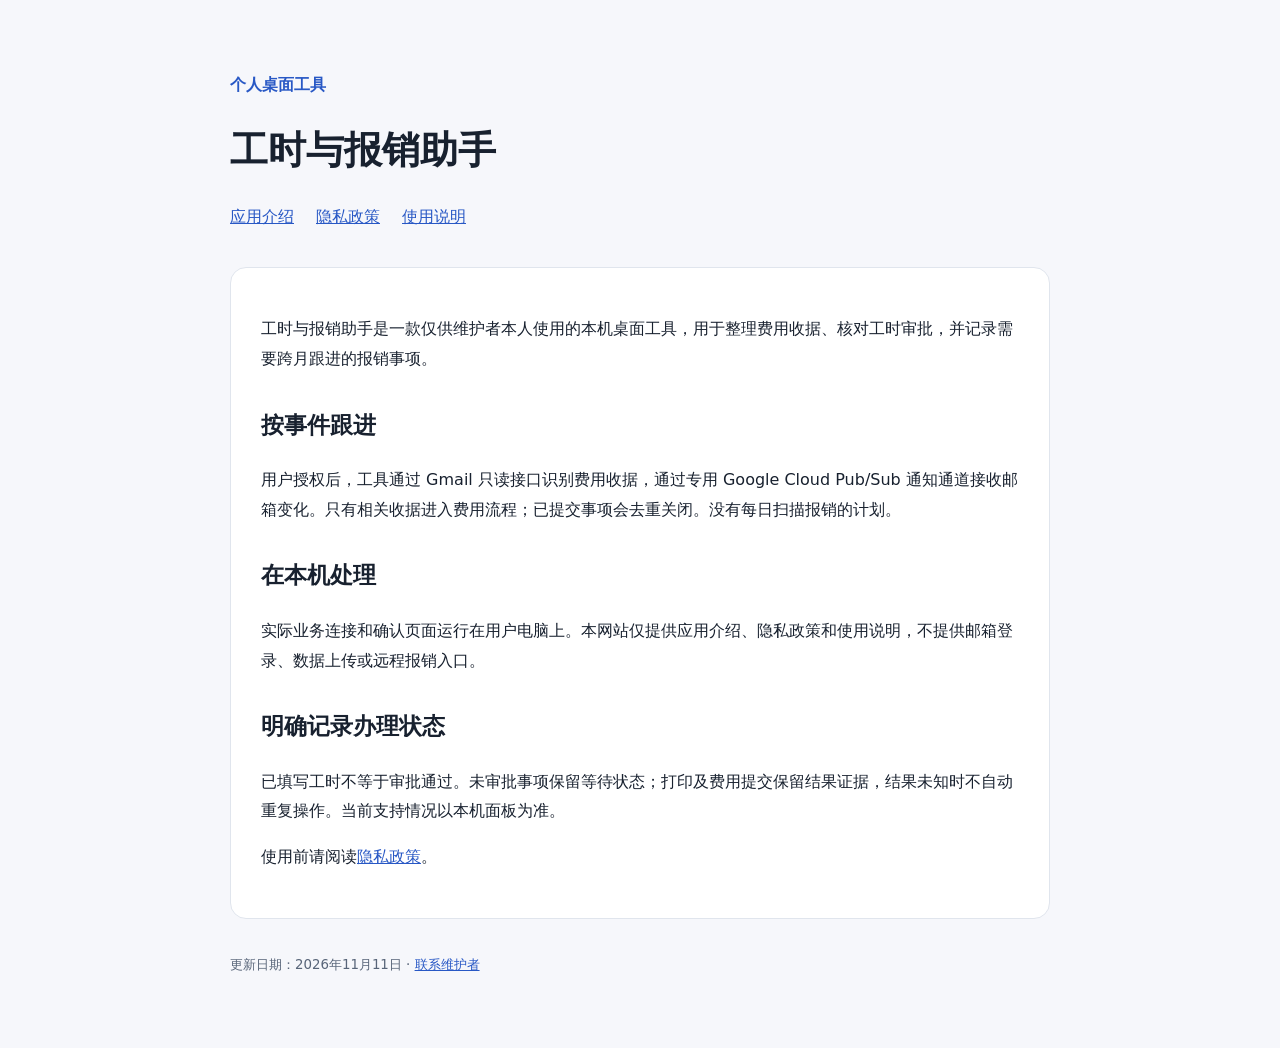
<file: index.html>
<!doctype html><html lang="zh-CN"><meta charset="utf-8"><meta name="viewport" content="width=device-width,initial-scale=1"><meta name="robots" content="index,follow"><title>工时与报销助手 · 工时与报销助手</title><link rel="stylesheet" href="style.css"><main><header><span class="tag">个人桌面工具</span><h1>工时与报销助手</h1><nav><a href="index.html">应用介绍</a><a href="privacy.html">隐私政策</a><a href="terms.html">使用说明</a></nav></header><article><p>工时与报销助手是一款仅供维护者本人使用的本机桌面工具，用于整理费用收据、核对工时审批，并记录需要跨月跟进的报销事项。</p><h2>按事件跟进</h2><p>用户授权后，工具通过 Gmail 只读接口识别费用收据，通过专用 Google Cloud Pub/Sub 通知通道接收邮箱变化。只有相关收据进入费用流程；已提交事项会去重关闭。没有每日扫描报销的计划。</p><h2>在本机处理</h2><p>实际业务连接和确认页面运行在用户电脑上。本网站仅提供应用介绍、隐私政策和使用说明，不提供邮箱登录、数据上传或远程报销入口。</p><h2>明确记录办理状态</h2><p>已填写工时不等于审批通过。未审批事项保留等待状态；打印及费用提交保留结果证据，结果未知时不自动重复操作。当前支持情况以本机面板为准。</p><p>使用前请阅读<a href="privacy.html">隐私政策</a>。</p></article><footer><small>更新日期：2026年11月11日 · <a href="https://github.com/HosheaSun/expense-agent-info/issues">联系维护者</a></small></footer></main></html>
</file>
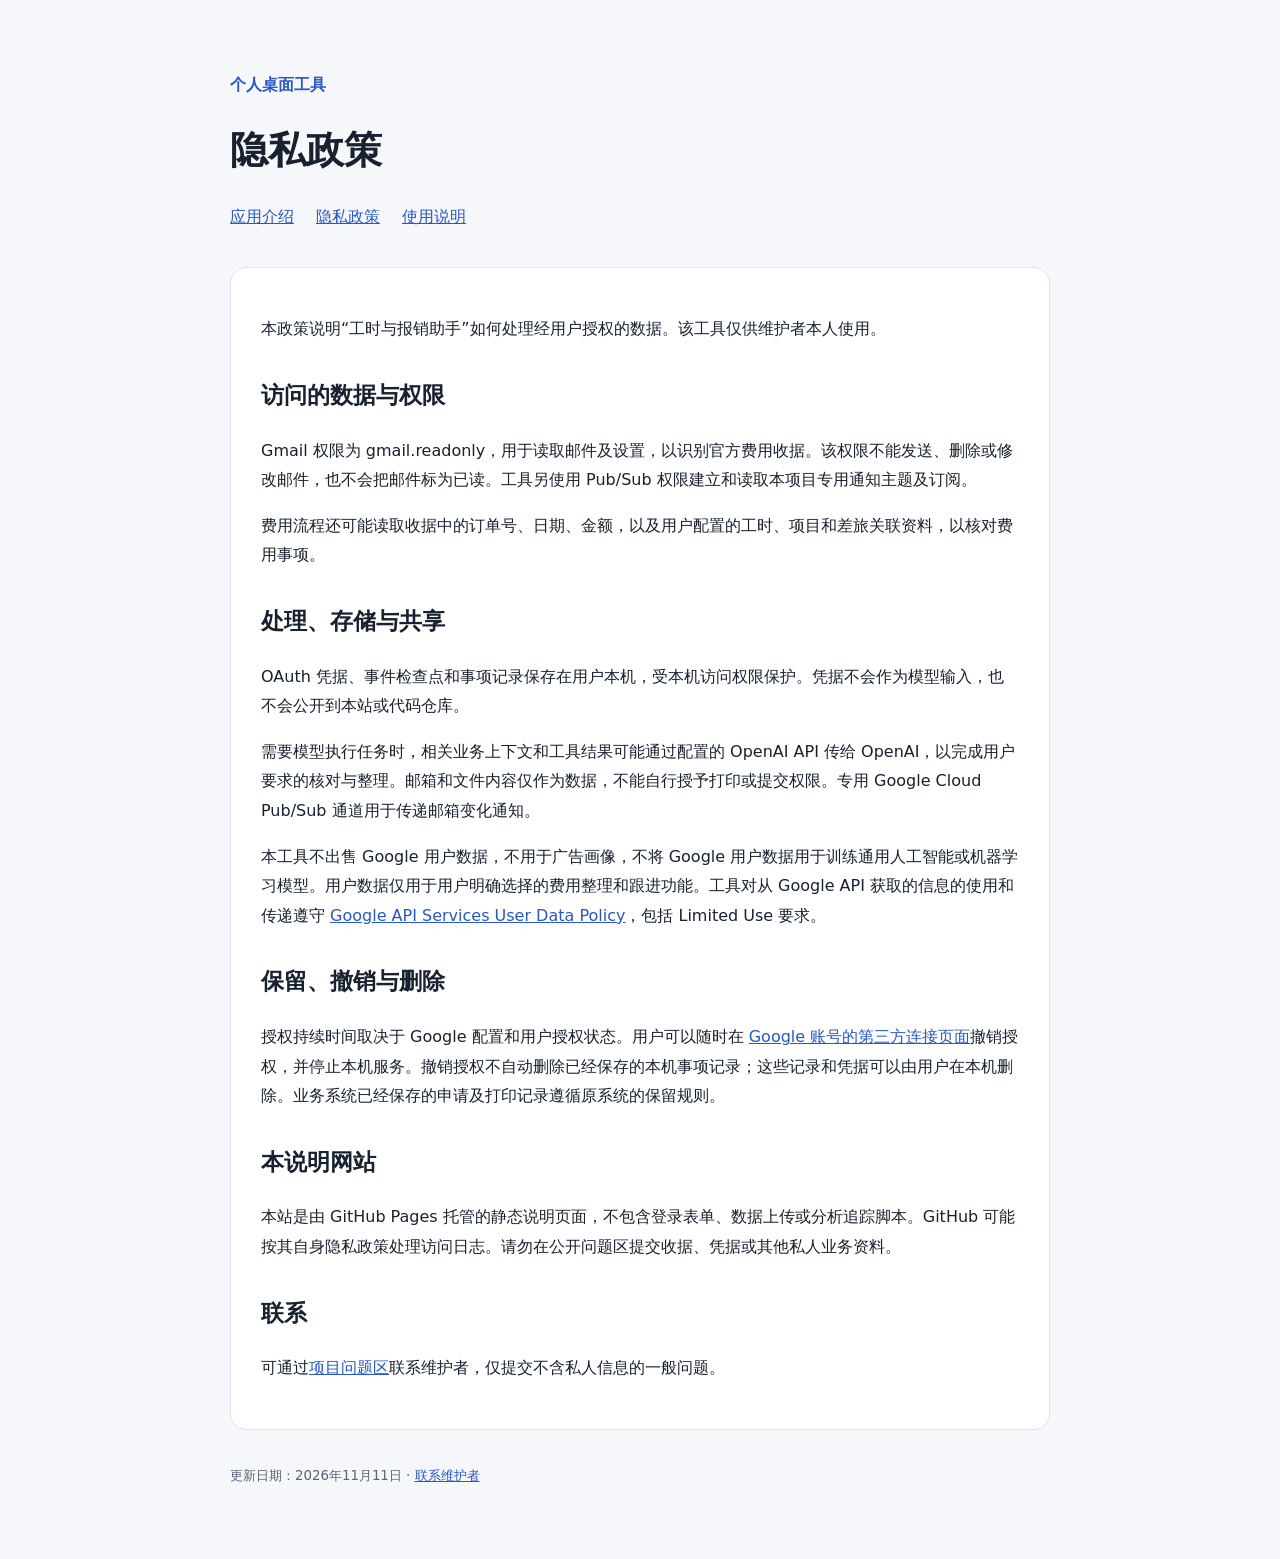
<file: privacy.html>
<!doctype html><html lang="zh-CN"><meta charset="utf-8"><meta name="viewport" content="width=device-width,initial-scale=1"><meta name="robots" content="index,follow"><title>隐私政策 · 工时与报销助手</title><link rel="stylesheet" href="style.css"><main><header><span class="tag">个人桌面工具</span><h1>隐私政策</h1><nav><a href="index.html">应用介绍</a><a href="privacy.html">隐私政策</a><a href="terms.html">使用说明</a></nav></header><article><p>本政策说明“工时与报销助手”如何处理经用户授权的数据。该工具仅供维护者本人使用。</p><h2>访问的数据与权限</h2><p>Gmail 权限为 gmail.readonly，用于读取邮件及设置，以识别官方费用收据。该权限不能发送、删除或修改邮件，也不会把邮件标为已读。工具另使用 Pub/Sub 权限建立和读取本项目专用通知主题及订阅。</p><p>费用流程还可能读取收据中的订单号、日期、金额，以及用户配置的工时、项目和差旅关联资料，以核对费用事项。</p><h2>处理、存储与共享</h2><p>OAuth 凭据、事件检查点和事项记录保存在用户本机，受本机访问权限保护。凭据不会作为模型输入，也不会公开到本站或代码仓库。</p><p>需要模型执行任务时，相关业务上下文和工具结果可能通过配置的 OpenAI API 传给 OpenAI，以完成用户要求的核对与整理。邮箱和文件内容仅作为数据，不能自行授予打印或提交权限。专用 Google Cloud Pub/Sub 通道用于传递邮箱变化通知。</p><p>本工具不出售 Google 用户数据，不用于广告画像，不将 Google 用户数据用于训练通用人工智能或机器学习模型。用户数据仅用于用户明确选择的费用整理和跟进功能。工具对从 Google API 获取的信息的使用和传递遵守 <a href="https://developers.google.com/terms/api-services-user-data-policy">Google API Services User Data Policy</a>，包括 Limited Use 要求。</p><h2>保留、撤销与删除</h2><p>授权持续时间取决于 Google 配置和用户授权状态。用户可以随时在 <a href="https://myaccount.google.com/connections">Google 账号的第三方连接页面</a>撤销授权，并停止本机服务。撤销授权不自动删除已经保存的本机事项记录；这些记录和凭据可以由用户在本机删除。业务系统已经保存的申请及打印记录遵循原系统的保留规则。</p><h2>本说明网站</h2><p>本站是由 GitHub Pages 托管的静态说明页面，不包含登录表单、数据上传或分析追踪脚本。GitHub 可能按其自身隐私政策处理访问日志。请勿在公开问题区提交收据、凭据或其他私人业务资料。</p><h2>联系</h2><p>可通过<a href="https://github.com/HosheaSun/expense-agent-info/issues">项目问题区</a>联系维护者，仅提交不含私人信息的一般问题。</p></article><footer><small>更新日期：2026年11月11日 · <a href="https://github.com/HosheaSun/expense-agent-info/issues">联系维护者</a></small></footer></main></html>
</file>
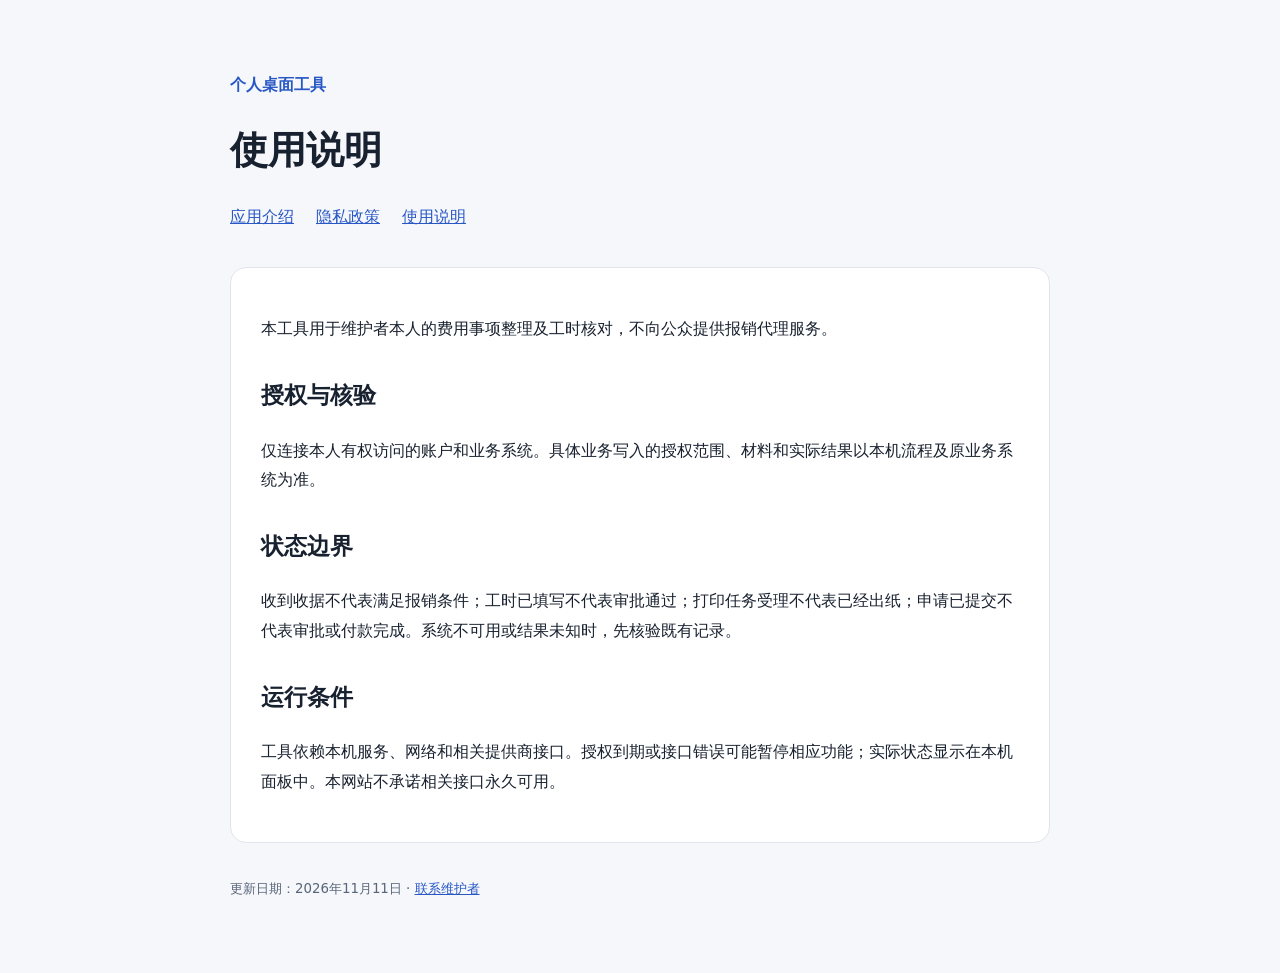
<file: terms.html>
<!doctype html><html lang="zh-CN"><meta charset="utf-8"><meta name="viewport" content="width=device-width,initial-scale=1"><meta name="robots" content="index,follow"><title>使用说明 · 工时与报销助手</title><link rel="stylesheet" href="style.css"><main><header><span class="tag">个人桌面工具</span><h1>使用说明</h1><nav><a href="index.html">应用介绍</a><a href="privacy.html">隐私政策</a><a href="terms.html">使用说明</a></nav></header><article><p>本工具用于维护者本人的费用事项整理及工时核对，不向公众提供报销代理服务。</p><h2>授权与核验</h2><p>仅连接本人有权访问的账户和业务系统。具体业务写入的授权范围、材料和实际结果以本机流程及原业务系统为准。</p><h2>状态边界</h2><p>收到收据不代表满足报销条件；工时已填写不代表审批通过；打印任务受理不代表已经出纸；申请已提交不代表审批或付款完成。系统不可用或结果未知时，先核验既有记录。</p><h2>运行条件</h2><p>工具依赖本机服务、网络和相关提供商接口。授权到期或接口错误可能暂停相应功能；实际状态显示在本机面板中。本网站不承诺相关接口永久可用。</p></article><footer><small>更新日期：2026年11月11日 · <a href="https://github.com/HosheaSun/expense-agent-info/issues">联系维护者</a></small></footer></main></html>
</file>
<file: style.css>
body{margin:0;background:#f6f7fb;color:#18212f;font:16px/1.85 system-ui,sans-serif}main{max-width:820px;margin:70px auto;padding:0 24px}header{margin-bottom:36px}h1{font-size:38px;line-height:1.35}h2{font-size:23px;margin-top:30px}a{color:#2858c5}nav{display:flex;gap:22px}article{background:white;padding:30px;border:1px solid #e0e5ed;border-radius:16px}small{color:#586579}.tag{color:#2858c5;font-weight:650}footer{margin:30px 0}
</file>
